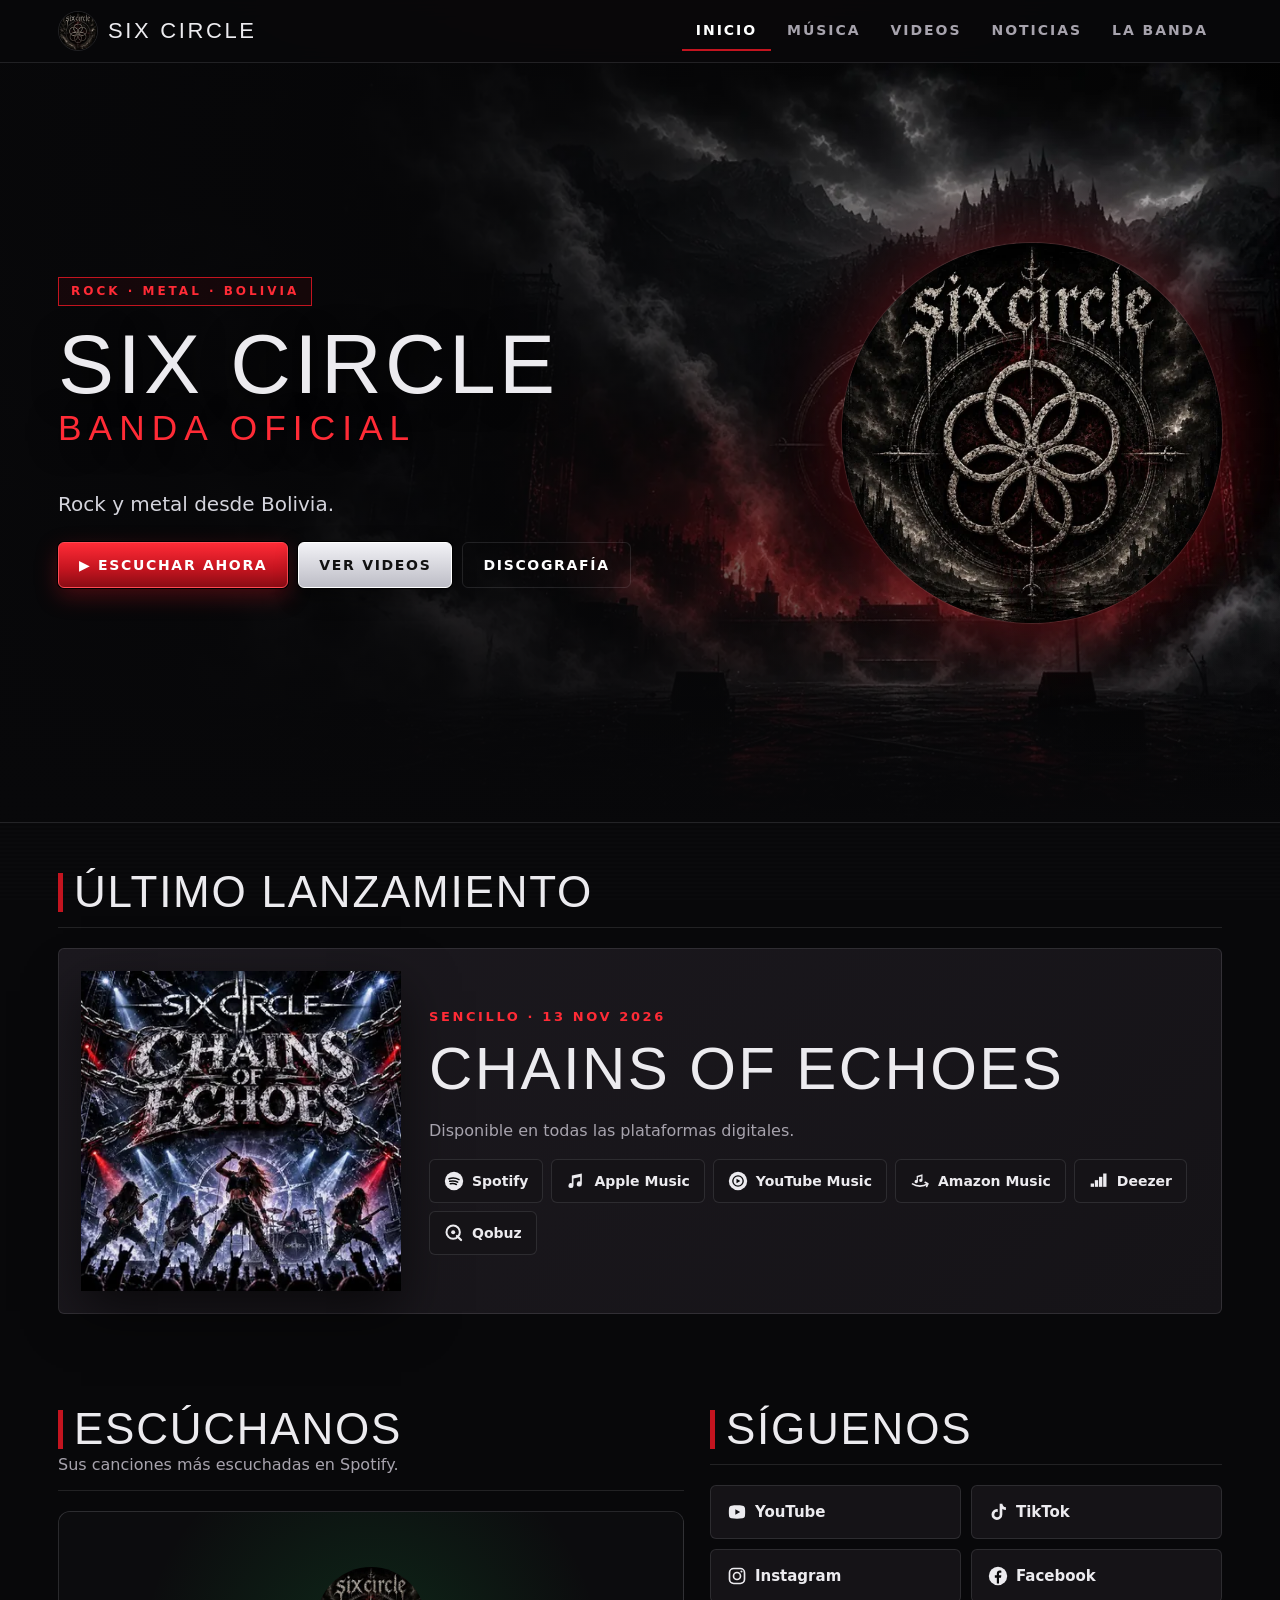
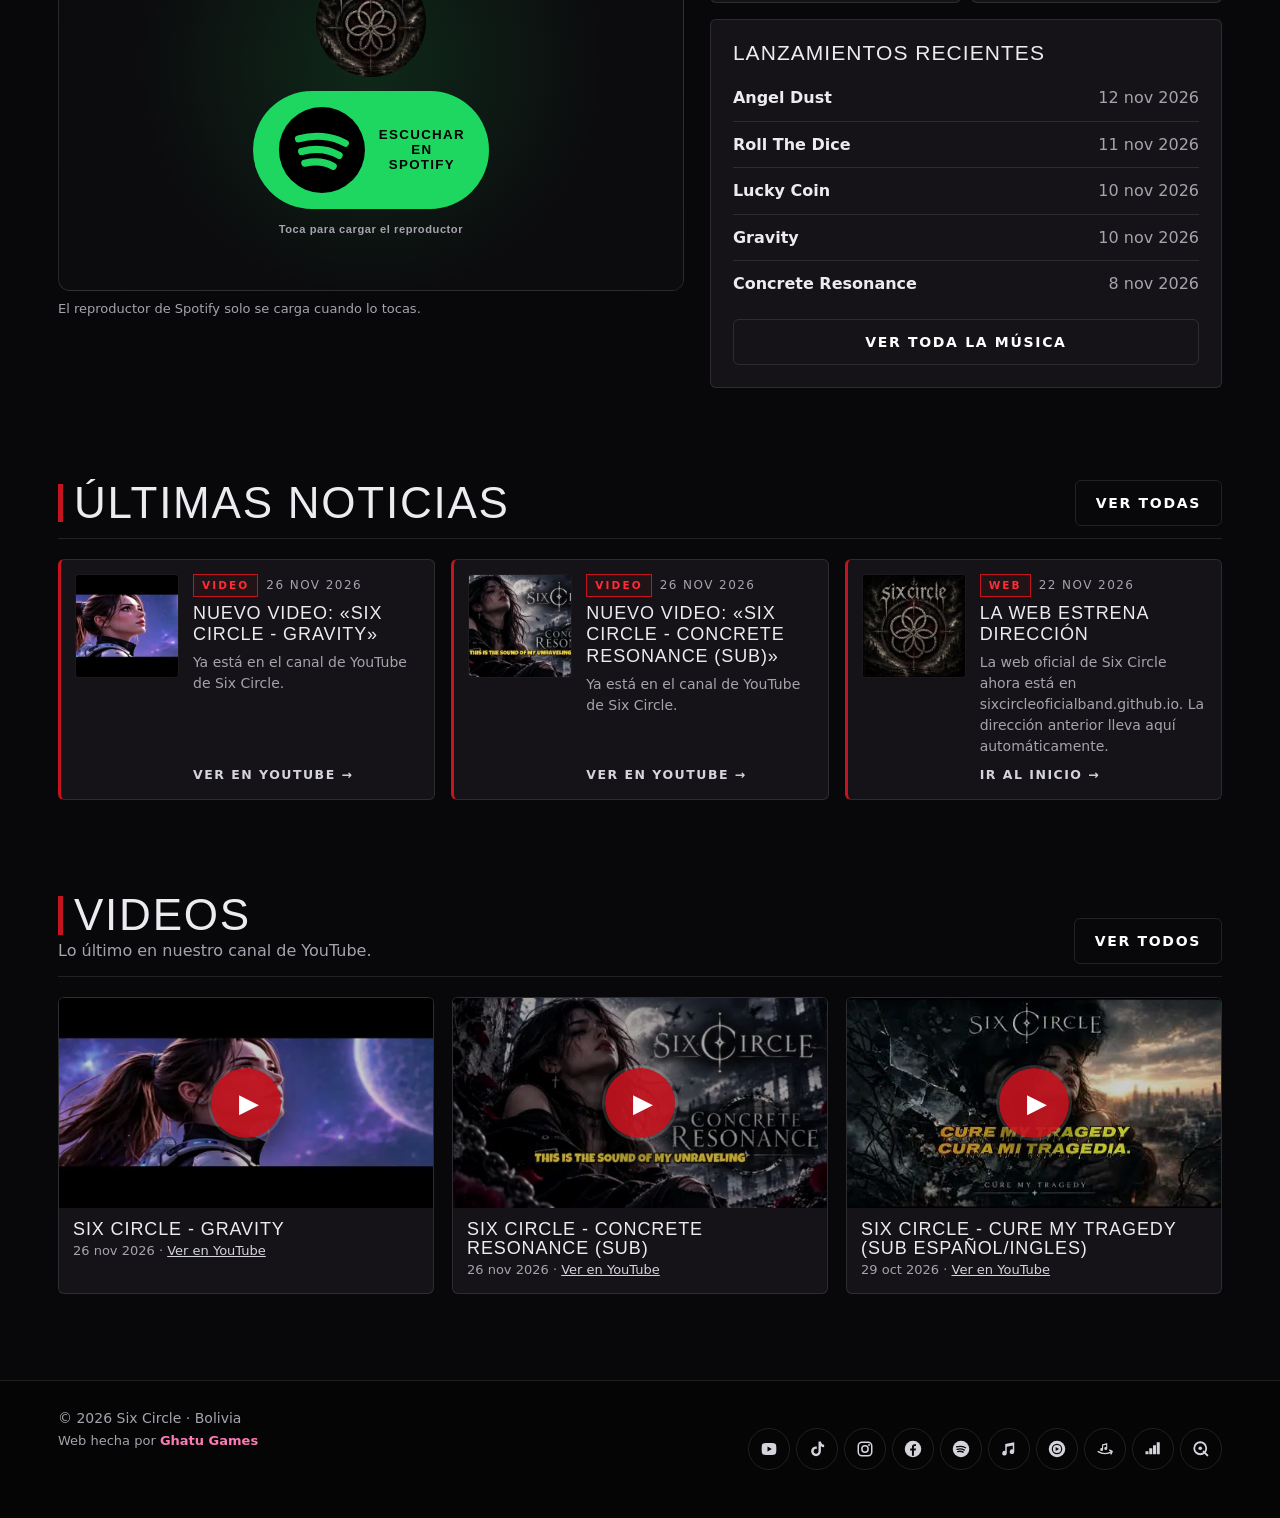
<file: index.html>
<!DOCTYPE html>
<html lang="es">
<head>
<meta charset="utf-8">
<meta name="viewport" content="width=device-width, initial-scale=1, viewport-fit=cover">
<title>Six Circle · Banda de rock y metal de Bolivia</title>
<meta name="description" content="Six Circle: banda de rock y metal de Bolivia. Escucha sus lanzamientos en Spotify, Apple Music, YouTube Music y más.">
<meta name="theme-color" content="#08080a">
<meta property="og:title" content="Six Circle · Banda de rock y metal de Bolivia">
<meta property="og:description" content="Six Circle: banda de rock y metal de Bolivia. Escucha sus lanzamientos en Spotify, Apple Music, YouTube Music y más.">
<meta property="og:type" content="website">
<meta property="og:image" content="https://sixcircleoficialband.github.io/assets/img/og-sixcircle.jpg">
<meta property="og:url" content="https://sixcircleoficialband.github.io/">
<link rel="canonical" href="https://sixcircleoficialband.github.io/">
<link rel="icon" href="assets/img/favicon-32.png" type="image/png">
<link rel="apple-touch-icon" href="assets/img/apple-touch-icon.png">
<link rel="stylesheet" href="assets/css/estilo.css">
</head>
<body data-pagina="index">
<a class="saltar" href="#contenido">Saltar al contenido</a>
<header id="cabecera"></header>
<main id="contenido" tabindex="-1">
<noscript><p style="padding:30px;text-align:center">Esta página necesita JavaScript activado.</p></noscript>
</main>
<footer id="pie"></footer>
<script src="data/banda.js"></script>
<script src="data/noticias.js"></script>
<script src="assets/js/sitio.js"></script>
</body>
</html>
</file>
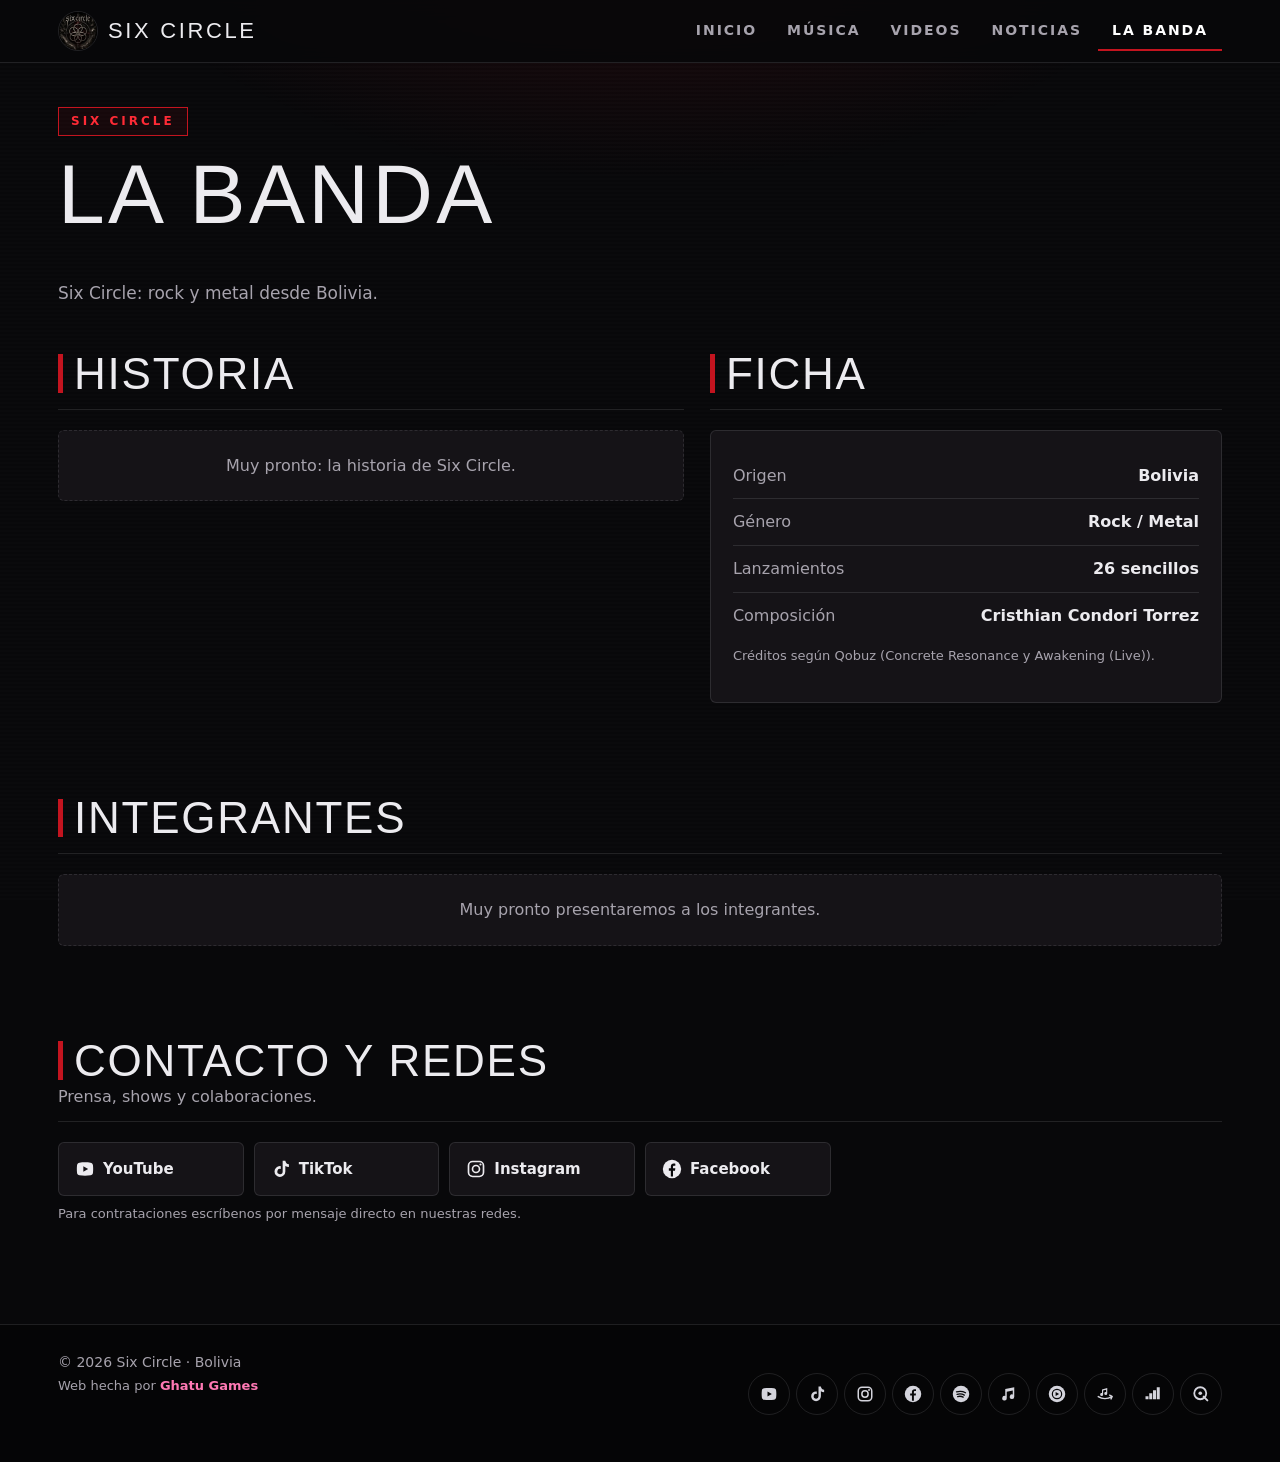
<file: banda.html>
<!DOCTYPE html>
<html lang="es">
<head>
<meta charset="utf-8">
<meta name="viewport" content="width=device-width, initial-scale=1, viewport-fit=cover">
<title>La banda · Six Circle</title>
<meta name="description" content="Historia, integrantes, créditos y contacto de Six Circle.">
<meta name="theme-color" content="#08080a">
<meta property="og:title" content="La banda · Six Circle">
<meta property="og:description" content="Historia, integrantes, créditos y contacto de Six Circle.">
<meta property="og:type" content="website">
<meta property="og:image" content="https://sixcircleoficialband.github.io/assets/img/og-sixcircle.jpg">
<meta property="og:url" content="https://sixcircleoficialband.github.io/banda.html">
<link rel="canonical" href="https://sixcircleoficialband.github.io/banda.html">
<link rel="icon" href="assets/img/favicon-32.png" type="image/png">
<link rel="apple-touch-icon" href="assets/img/apple-touch-icon.png">
<link rel="stylesheet" href="assets/css/estilo.css">
</head>
<body data-pagina="banda">
<a class="saltar" href="#contenido">Saltar al contenido</a>
<header id="cabecera"></header>
<main id="contenido" tabindex="-1">
<noscript><p style="padding:30px;text-align:center">Esta página necesita JavaScript activado.</p></noscript>
</main>
<footer id="pie"></footer>
<script src="data/banda.js"></script>
<script src="data/noticias.js"></script>
<script src="assets/js/sitio.js"></script>
</body>
</html>
</file>
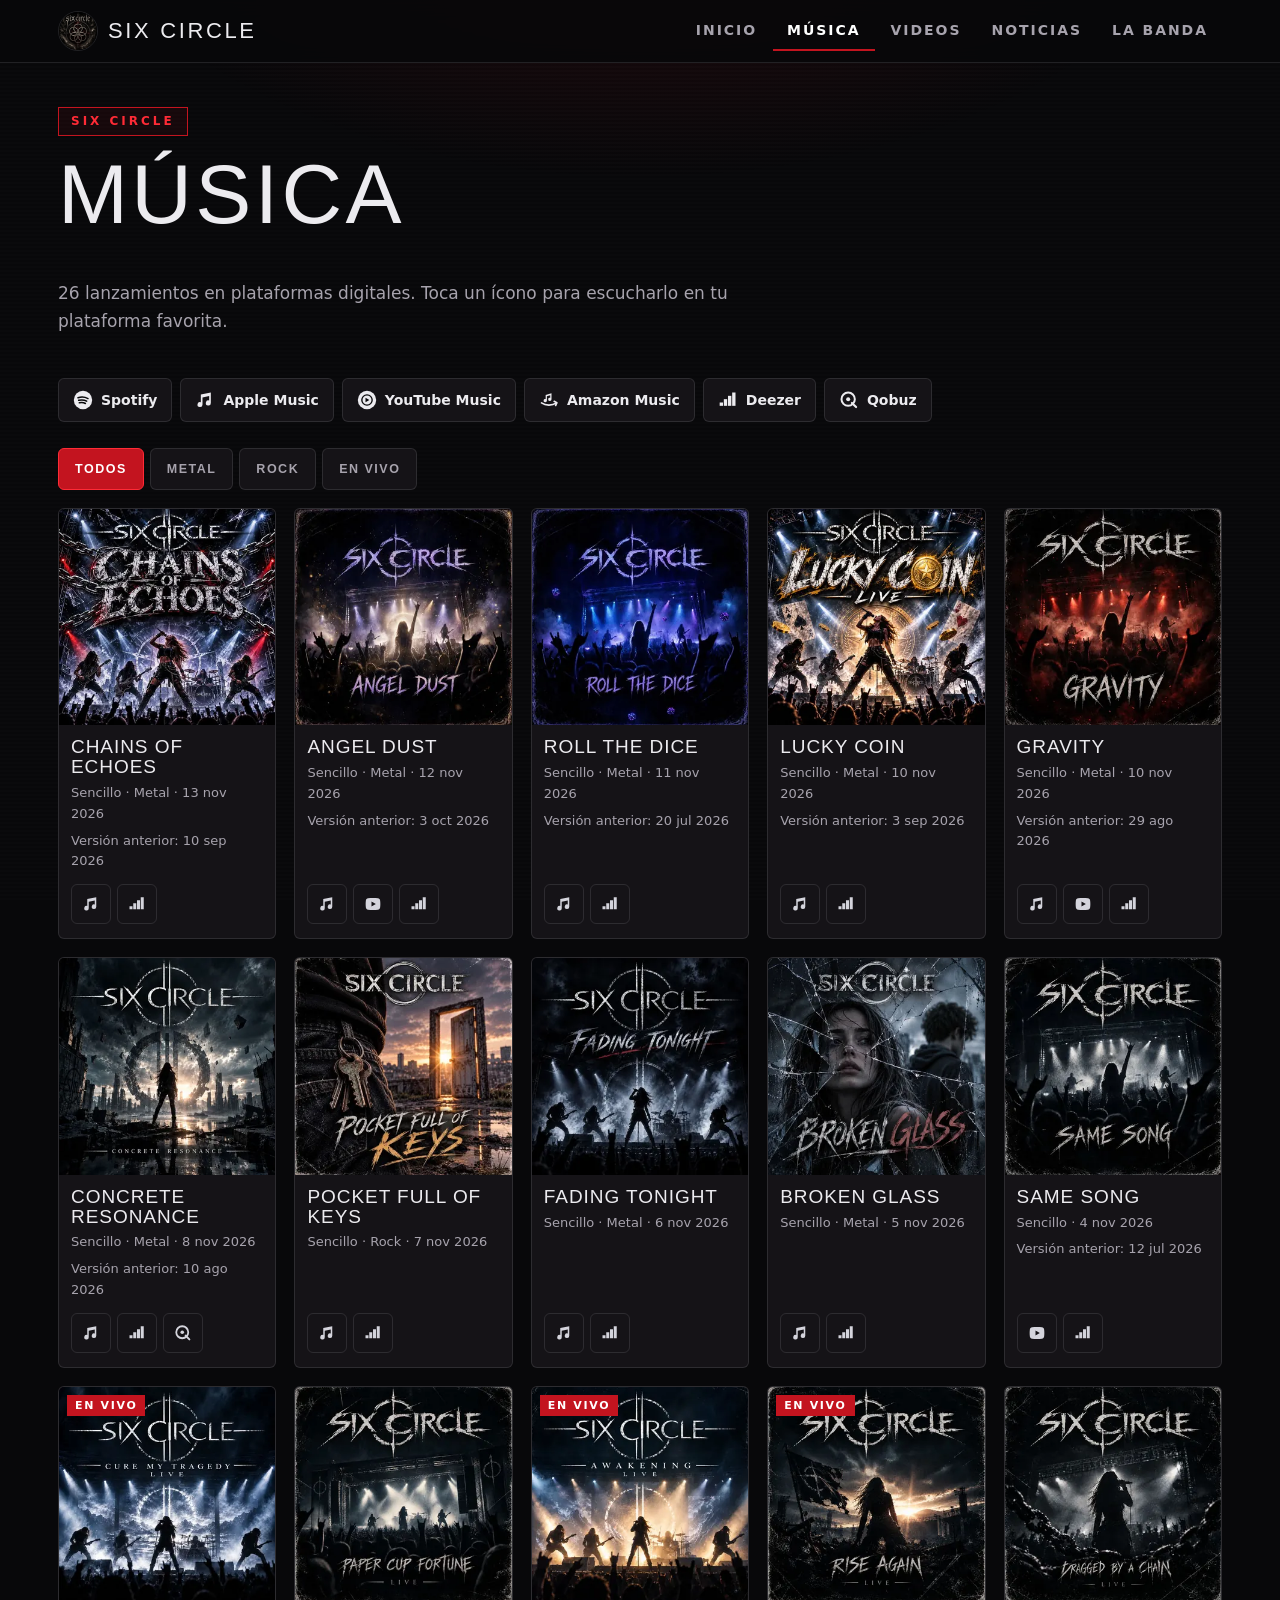
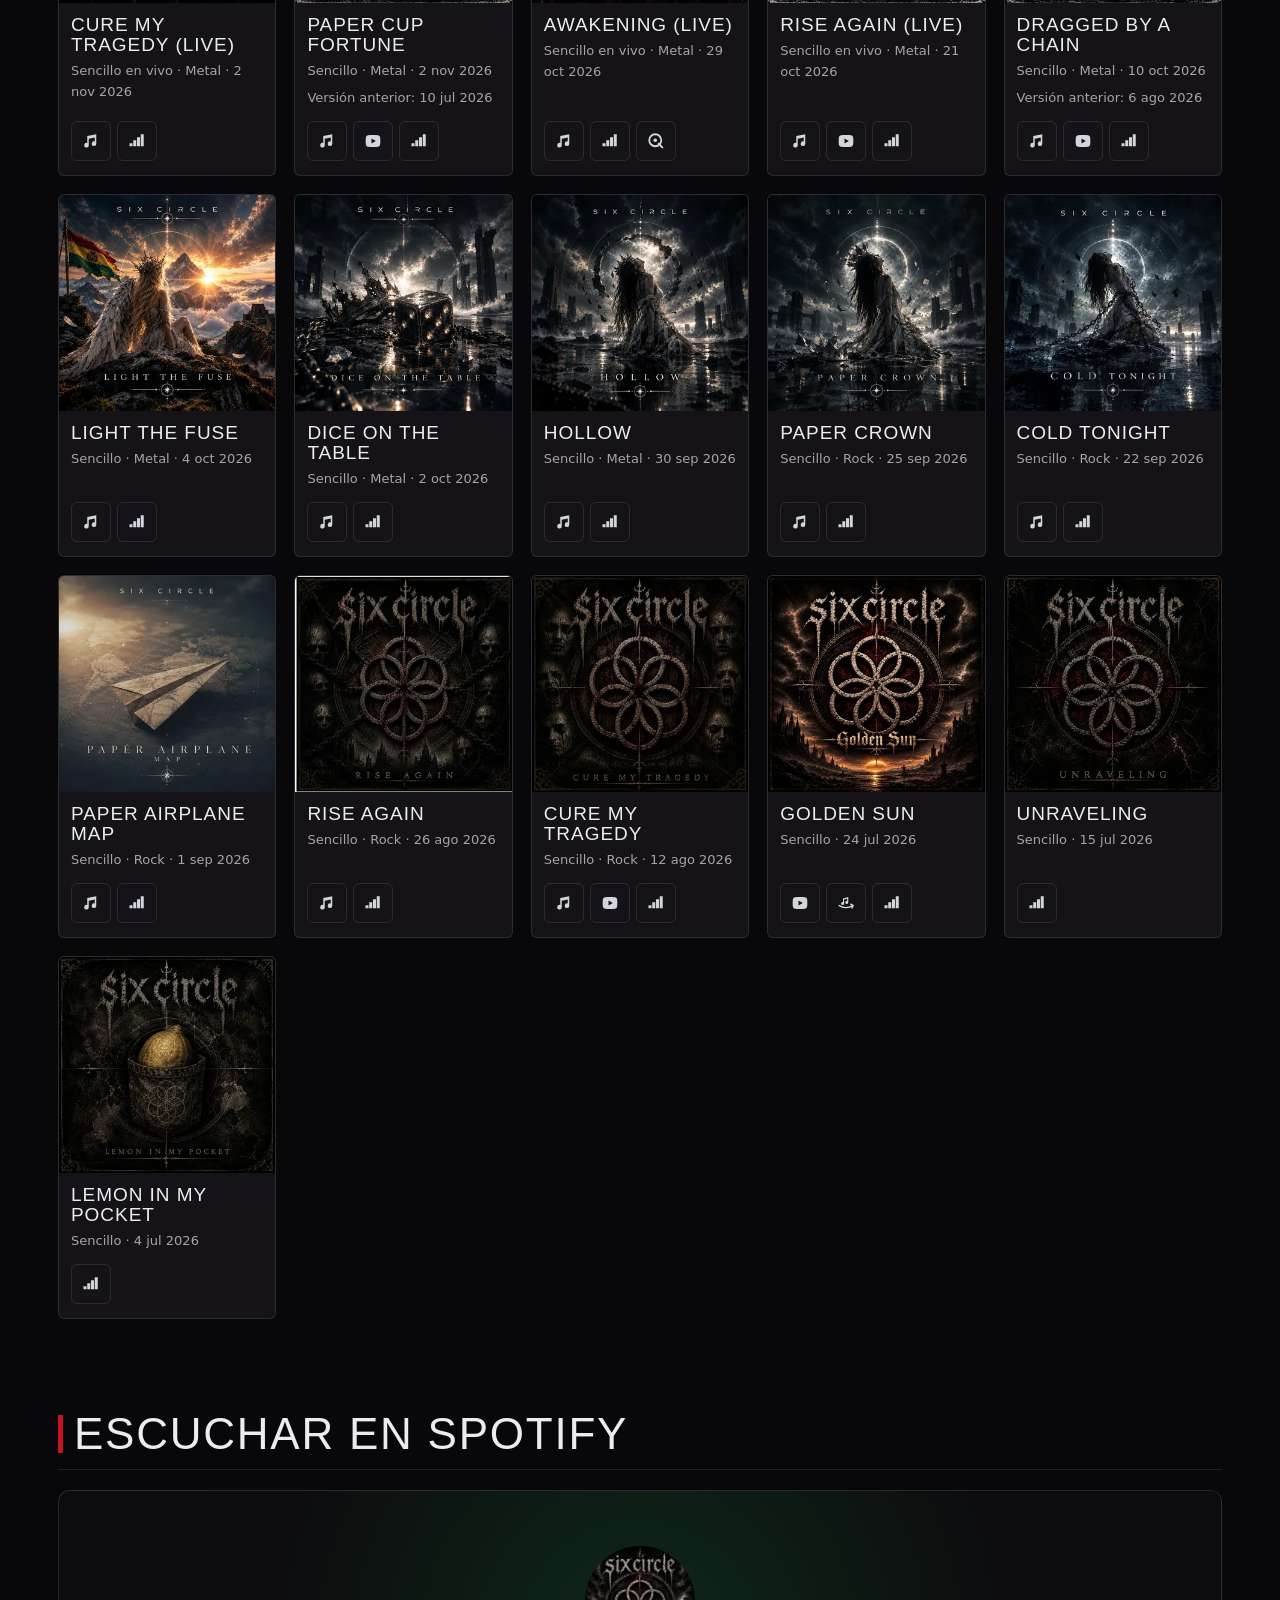
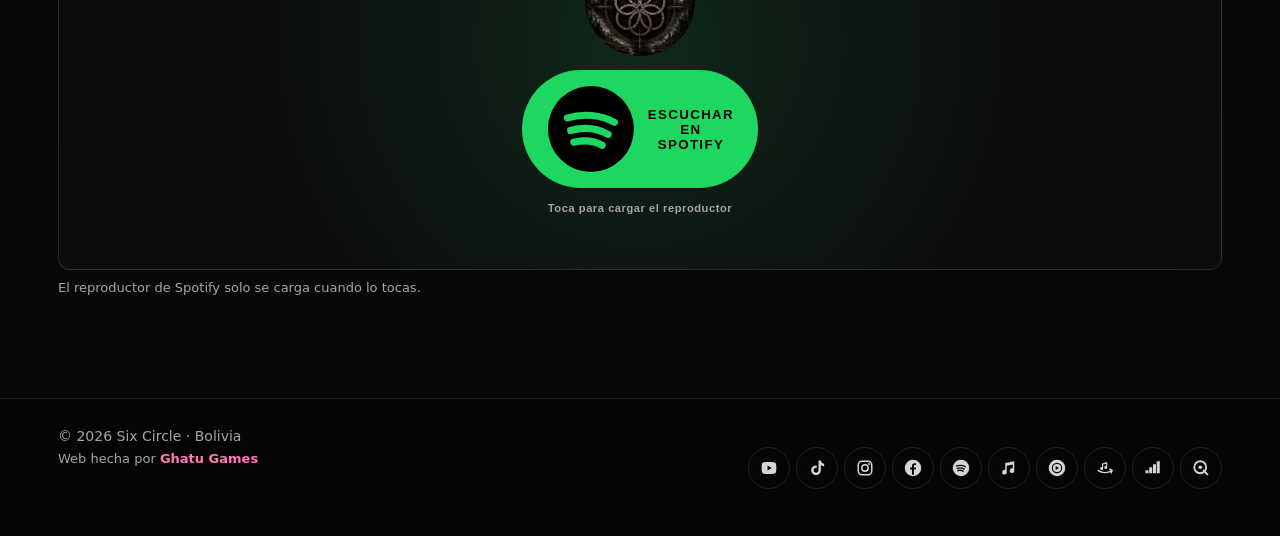
<file: musica.html>
<!DOCTYPE html>
<html lang="es">
<head>
<meta charset="utf-8">
<meta name="viewport" content="width=device-width, initial-scale=1, viewport-fit=cover">
<title>Música · Six Circle</title>
<meta name="description" content="Discografía de Six Circle: todos los sencillos y enlaces a plataformas.">
<meta name="theme-color" content="#08080a">
<meta property="og:title" content="Música · Six Circle">
<meta property="og:description" content="Discografía de Six Circle: todos los sencillos y enlaces a plataformas.">
<meta property="og:type" content="website">
<meta property="og:image" content="https://sixcircleoficialband.github.io/assets/img/og-sixcircle.jpg">
<meta property="og:url" content="https://sixcircleoficialband.github.io/musica.html">
<link rel="canonical" href="https://sixcircleoficialband.github.io/musica.html">
<link rel="icon" href="assets/img/favicon-32.png" type="image/png">
<link rel="apple-touch-icon" href="assets/img/apple-touch-icon.png">
<link rel="stylesheet" href="assets/css/estilo.css">
</head>
<body data-pagina="musica">
<a class="saltar" href="#contenido">Saltar al contenido</a>
<header id="cabecera"></header>
<main id="contenido" tabindex="-1">
<noscript><p style="padding:30px;text-align:center">Esta página necesita JavaScript activado.</p></noscript>
</main>
<footer id="pie"></footer>
<script src="data/banda.js"></script>
<script src="data/noticias.js"></script>
<script src="assets/js/sitio.js"></script>
</body>
</html>
</file>
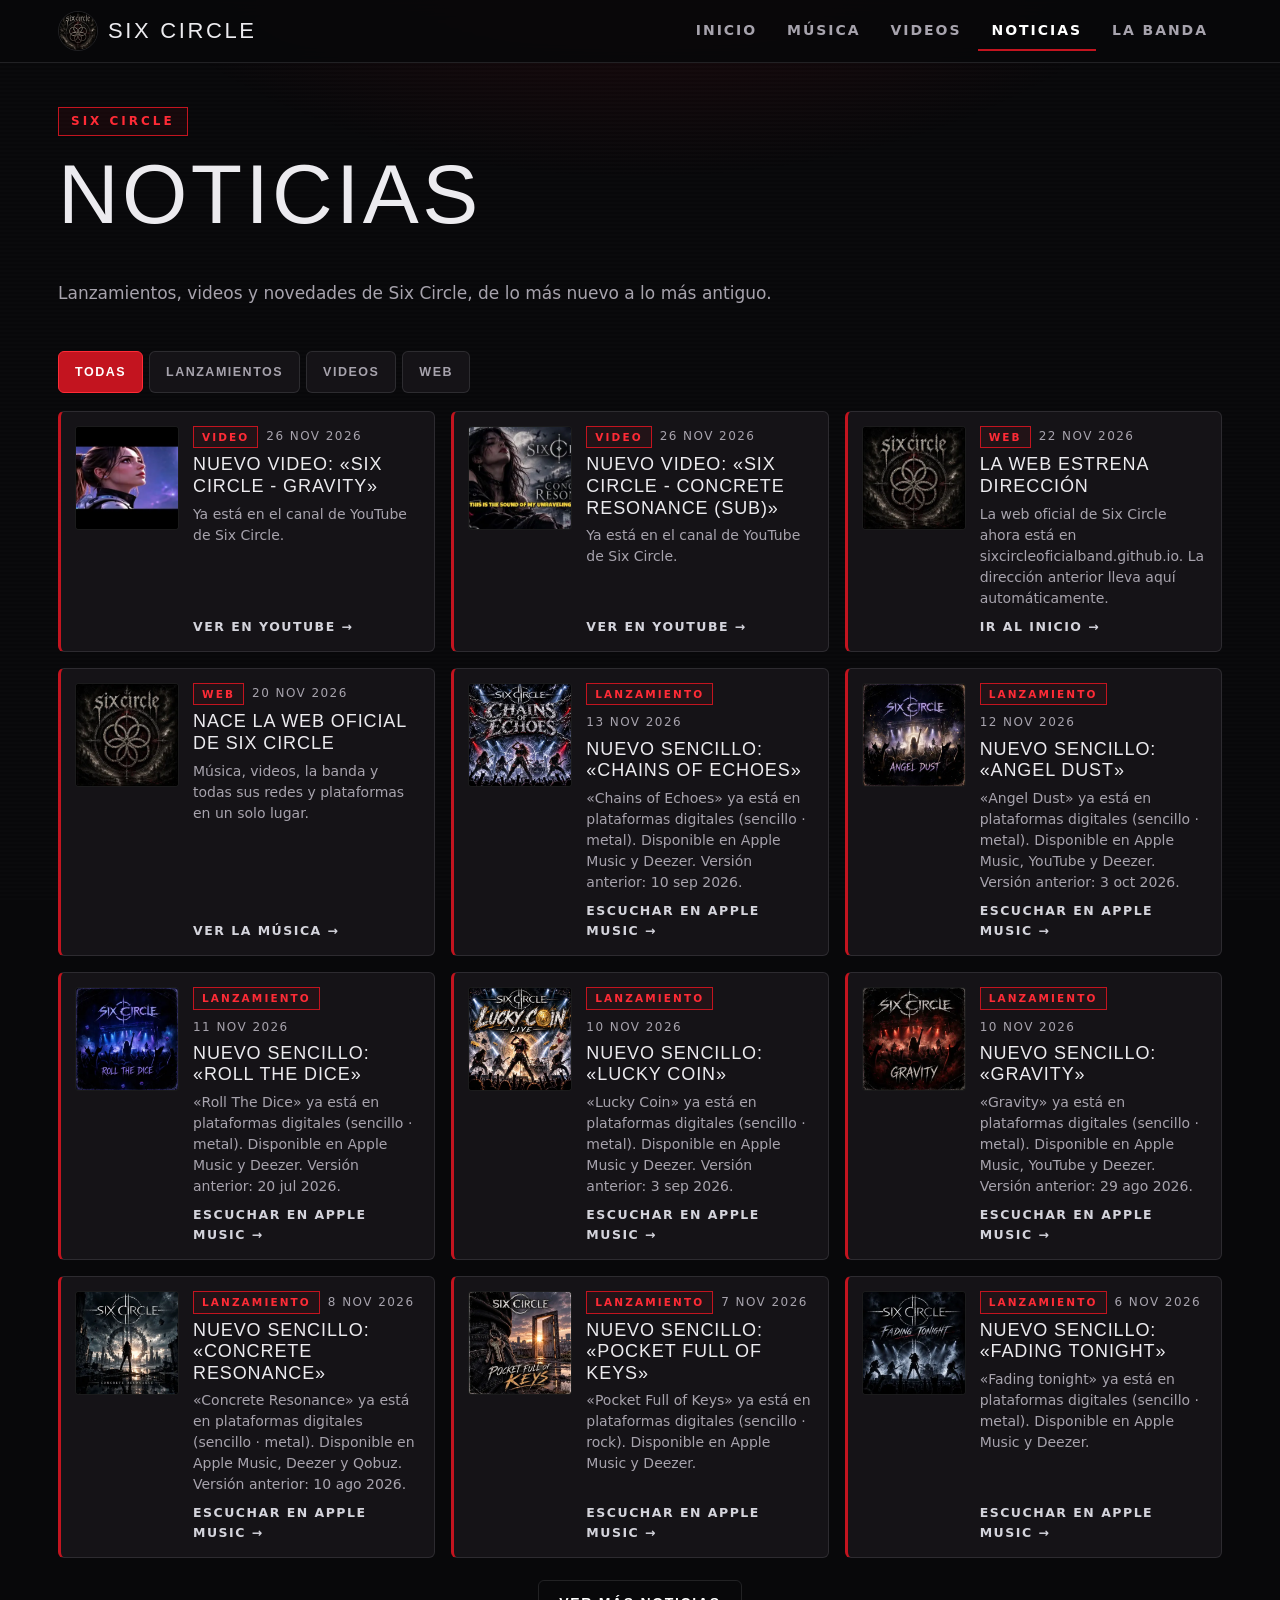
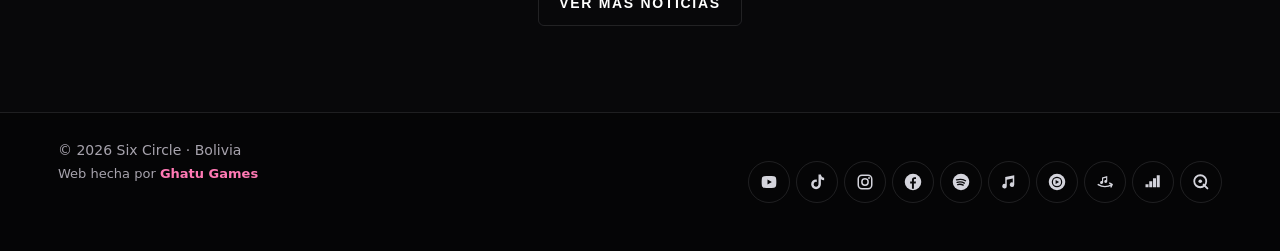
<file: noticias.html>
<!DOCTYPE html>
<html lang="es">
<head>
<meta charset="utf-8">
<meta name="viewport" content="width=device-width, initial-scale=1, viewport-fit=cover">
<title>Noticias · Six Circle</title>
<meta name="description" content="Noticias de Six Circle: nuevos lanzamientos, videos y novedades de la banda.">
<meta name="theme-color" content="#08080a">
<meta property="og:title" content="Noticias · Six Circle">
<meta property="og:description" content="Noticias de Six Circle: nuevos lanzamientos, videos y novedades de la banda.">
<meta property="og:type" content="website">
<meta property="og:image" content="https://sixcircleoficialband.github.io/assets/img/og-sixcircle.jpg">
<meta property="og:url" content="https://sixcircleoficialband.github.io/noticias.html">
<link rel="canonical" href="https://sixcircleoficialband.github.io/noticias.html">
<link rel="icon" href="assets/img/favicon-32.png" type="image/png">
<link rel="apple-touch-icon" href="assets/img/apple-touch-icon.png">
<link rel="stylesheet" href="assets/css/estilo.css">
</head>
<body data-pagina="noticias">
<a class="saltar" href="#contenido">Saltar al contenido</a>
<header id="cabecera"></header>
<main id="contenido" tabindex="-1">
<noscript><p style="padding:30px;text-align:center">Esta página necesita JavaScript activado.</p></noscript>
</main>
<footer id="pie"></footer>
<script src="data/banda.js"></script>
<script src="data/noticias.js"></script>
<script src="assets/js/sitio.js"></script>
</body>
</html>
</file>
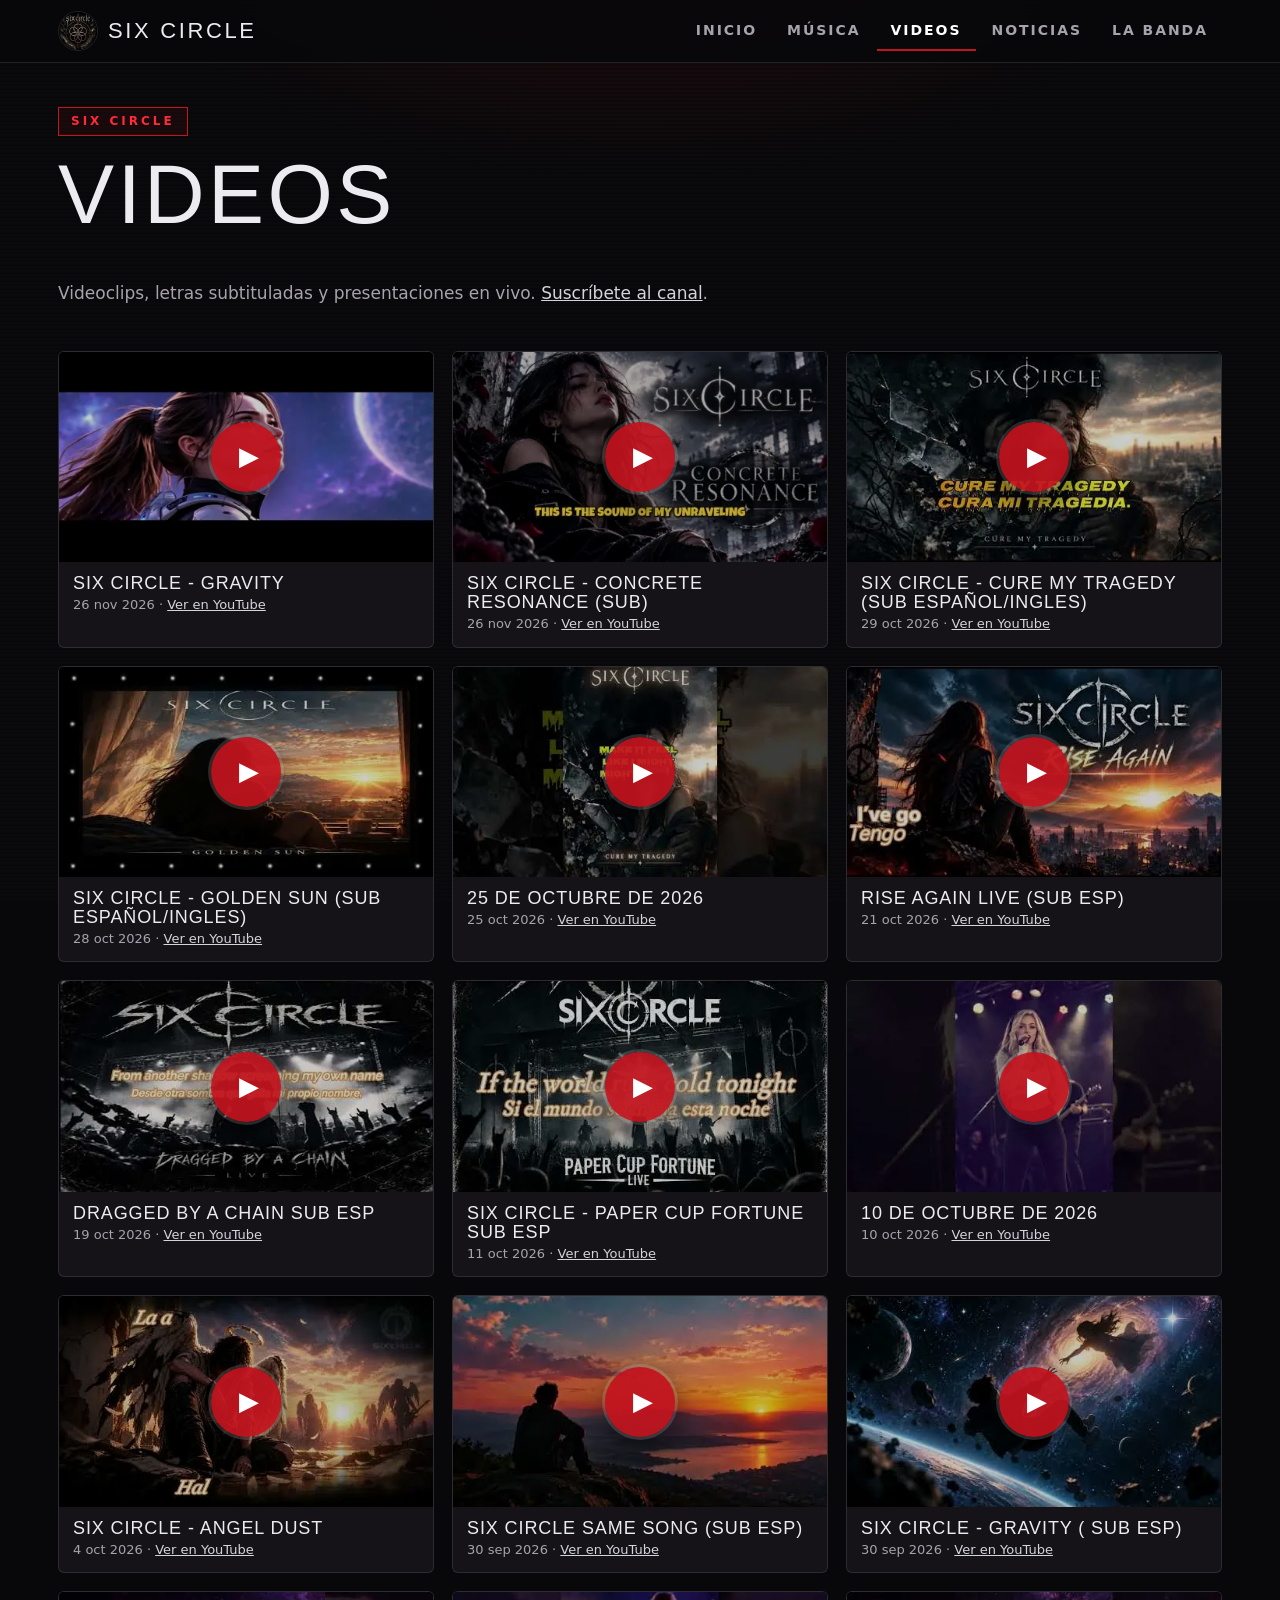
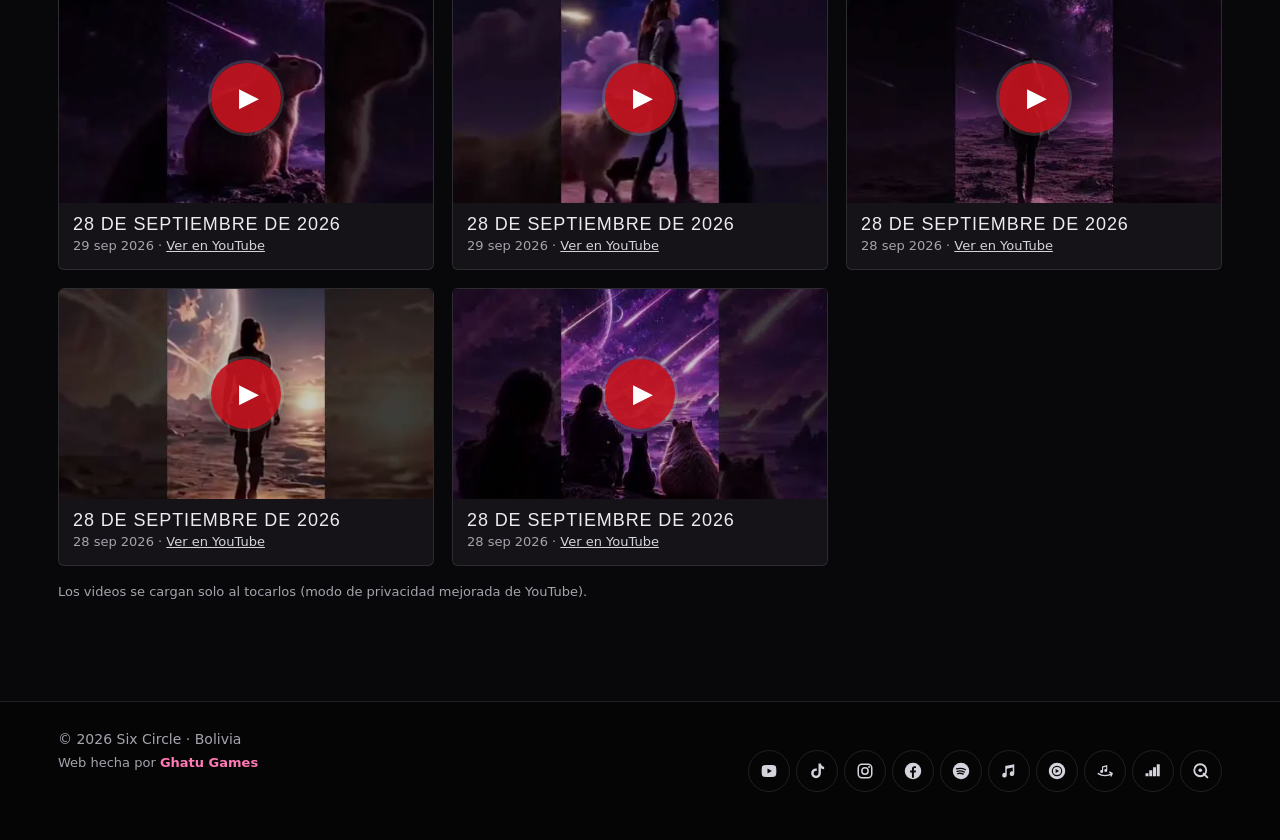
<file: videos.html>
<!DOCTYPE html>
<html lang="es">
<head>
<meta charset="utf-8">
<meta name="viewport" content="width=device-width, initial-scale=1, viewport-fit=cover">
<title>Videos · Six Circle</title>
<meta name="description" content="Videoclips y presentaciones en vivo de Six Circle.">
<meta name="theme-color" content="#08080a">
<meta property="og:title" content="Videos · Six Circle">
<meta property="og:description" content="Videoclips y presentaciones en vivo de Six Circle.">
<meta property="og:type" content="website">
<meta property="og:image" content="https://sixcircleoficialband.github.io/assets/img/og-sixcircle.jpg">
<meta property="og:url" content="https://sixcircleoficialband.github.io/videos.html">
<link rel="canonical" href="https://sixcircleoficialband.github.io/videos.html">
<link rel="icon" href="assets/img/favicon-32.png" type="image/png">
<link rel="apple-touch-icon" href="assets/img/apple-touch-icon.png">
<link rel="stylesheet" href="assets/css/estilo.css">
</head>
<body data-pagina="videos">
<a class="saltar" href="#contenido">Saltar al contenido</a>
<header id="cabecera"></header>
<main id="contenido" tabindex="-1">
<noscript><p style="padding:30px;text-align:center">Esta página necesita JavaScript activado.</p></noscript>
</main>
<footer id="pie"></footer>
<script src="data/banda.js"></script>
<script src="data/noticias.js"></script>
<script src="assets/js/sitio.js"></script>
</body>
</html>
</file>
<file: assets/css/estilo.css>
/* Six Circle — estética rock/metal: negro, rojo sangre y plata */
:root{--negro:#08080a;--fondo:#0e0d10;--panel:#151317;--panel2:#1c191f;--linea:rgba(220,220,230,.12);--texto:#ecebef;--suave:#a7a3ad;--plata:#d4d4dc;--rojo:#c3141f;--rojo2:#ff2b36;--max:1200px;--radio:6px}
*{box-sizing:border-box}
html{scroll-behavior:smooth;-webkit-text-size-adjust:100%}
body{margin:0;min-height:100vh;display:flex;flex-direction:column;background:var(--negro);color:var(--texto);font:16px/1.6 system-ui,-apple-system,"Segoe UI",Roboto,Arial,sans-serif;overflow-x:hidden}
body:before{content:"";position:fixed;inset:0;z-index:-1;pointer-events:none;background:radial-gradient(1000px 600px at 50% -20%,rgba(195,20,31,.18),transparent 60%),repeating-linear-gradient(0deg,rgba(255,255,255,.012) 0 2px,transparent 2px 4px)}
a{color:var(--plata)}a:hover{color:var(--rojo2)}
img{max-width:100%;height:auto;display:block}
h1,h2,h3{margin:0 0 .5em;line-height:1.05;font-family:Impact,"Haettenschweiler","Arial Narrow Bold","Oswald","Franklin Gothic Medium",sans-serif;font-weight:400;text-transform:uppercase;letter-spacing:.04em}
h1{font-size:clamp(38px,8vw,84px)}h2{font-size:clamp(28px,4.5vw,44px)}h3{font-size:21px;letter-spacing:.05em}
p{margin:0 0 1em}
.saltar{position:absolute;left:-999px;top:8px;z-index:100;background:var(--rojo);color:#fff;padding:8px 14px}.saltar:focus{left:8px}
:focus-visible{outline:2px solid var(--rojo2);outline-offset:3px}
.envoltura{width:100%;max-width:var(--max);margin:0 auto;padding:0 18px}
main{flex:1;outline:none}
/* cabecera */
#cabecera{position:sticky;top:0;z-index:20;background:rgba(8,8,10,.86);backdrop-filter:blur(10px);-webkit-backdrop-filter:blur(10px);border-bottom:1px solid var(--linea)}
.barra{display:flex;align-items:center;gap:14px;height:62px}
.marca{display:flex;align-items:center;gap:10px;text-decoration:none;color:var(--texto);font:400 22px Impact,"Arial Narrow Bold",sans-serif;letter-spacing:.12em;text-transform:uppercase;white-space:nowrap}
.marca img{width:40px;height:40px;border-radius:50%;border:1px solid var(--linea)}
.menu{margin-left:auto;display:flex;gap:2px}
.menu a{padding:8px 14px;text-decoration:none;color:var(--suave);font-weight:700;font-size:14px;letter-spacing:.14em;text-transform:uppercase;border-bottom:2px solid transparent}
.menu a:hover{color:var(--texto)}.menu a.activo{color:#fff;border-bottom-color:var(--rojo)}
.boton-menu{display:none;margin-left:auto;width:44px;height:44px;border:1px solid var(--linea);background:var(--panel);color:var(--texto);font-size:22px;cursor:pointer;border-radius:var(--radio)}
@media (max-width:960px) and (min-width:761px){.menu a{padding:8px 9px;letter-spacing:.1em;font-size:13px}}
@media (max-width:760px){.boton-menu{display:grid;place-items:center}.menu{position:absolute;left:0;right:0;top:62px;flex-direction:column;padding:8px 14px 16px;background:rgba(8,8,10,.98);border-bottom:1px solid var(--linea);display:none}.menu.abierto{display:flex}.menu a{padding:13px 8px;font-size:16px}}
/* noticias */
.noticias{display:grid;grid-template-columns:repeat(auto-fill,minmax(min(100%,340px),1fr));gap:16px}
.noticia{display:flex;gap:14px;min-width:0;padding:14px;background:var(--panel);border:1px solid var(--linea);border-left:3px solid var(--rojo);border-radius:var(--radio)}
.noticia .foto{flex:0 0 104px;width:104px;height:104px;overflow:hidden;border-radius:4px;background:#000;border:1px solid var(--linea)}
.noticia .foto img{width:100%;height:100%;object-fit:cover;display:block}
.noticia .info{min-width:0;display:flex;flex-direction:column;gap:6px}
.noticia .meta{display:flex;flex-wrap:wrap;align-items:center;gap:8px;color:var(--suave);font-size:12px;letter-spacing:.12em;text-transform:uppercase}
.noticia .tipo-n{padding:2px 8px;border:1px solid var(--rojo);color:var(--rojo2);font-weight:800;font-size:10.5px;letter-spacing:.2em;background:rgba(195,20,31,.08)}
.noticia h3{margin:0;font-size:18px;line-height:1.2;overflow-wrap:anywhere}
.noticia p{margin:0;color:var(--suave);font-size:14px;line-height:1.5;overflow-wrap:anywhere}
.noticia .leer{margin-top:auto;padding-top:2px;font-weight:800;font-size:12.5px;letter-spacing:.12em;text-transform:uppercase;text-decoration:none;color:var(--plata)}.noticia .leer:hover{color:var(--rojo2)}
@media (max-width:480px){.noticia{gap:12px;padding:12px}.noticia .foto{flex-basis:76px;width:76px;height:76px}.noticia h3{font-size:16.5px}}
/* botones */
.btn{display:inline-flex;align-items:center;justify-content:center;gap:8px;min-height:46px;padding:10px 20px;font-weight:800;font-size:14px;letter-spacing:.12em;text-transform:uppercase;text-decoration:none;color:#fff;background:linear-gradient(180deg,var(--rojo2),var(--rojo) 60%,#8a0c14);border:1px solid #ff4a54;border-radius:var(--radio);box-shadow:0 0 0 1px #000,0 8px 22px rgba(195,20,31,.35);cursor:pointer;transition:transform .12s,box-shadow .12s}
.btn:hover{color:#fff;transform:translateY(-2px);box-shadow:0 0 0 1px #000,0 12px 28px rgba(255,43,54,.45)}
.btn.plata{color:#111;background:linear-gradient(180deg,#f2f2f6,#bdbdc6);border-color:#fff;box-shadow:0 0 0 1px #000,0 8px 22px rgba(0,0,0,.4)}.btn.plata:hover{color:#000}
.btn.borde{background:transparent;border-color:var(--linea);box-shadow:none}.btn.borde:hover{border-color:var(--rojo2)}
/* héroe */
.heroe{position:relative;min-height:min(88vh,760px);display:flex;align-items:center;overflow:hidden;border-bottom:1px solid var(--linea)}
.heroe .fondo{position:absolute;inset:0;background:url(../img/fondo-escenario.webp) 70% center/cover no-repeat}
.heroe .fondo:after{content:"";position:absolute;inset:0;background:linear-gradient(90deg,rgba(8,8,10,.95) 0%,rgba(8,8,10,.7) 45%,rgba(8,8,10,.15) 100%),linear-gradient(0deg,var(--negro) 0%,transparent 35%)}
.heroe .envoltura{position:relative;display:grid;grid-template-columns:minmax(0,1fr) minmax(0,.8fr);gap:30px;align-items:center;padding-top:40px;padding-bottom:60px}
.heroe .logo{width:min(380px,100%);height:auto;aspect-ratio:1;object-fit:cover;justify-self:end;border-radius:50%;box-shadow:0 0 0 1px rgba(255,255,255,.1),0 0 80px rgba(195,20,31,.45);animation:latido 6s ease-in-out infinite}
@keyframes latido{0%,100%{box-shadow:0 0 0 1px rgba(255,255,255,.1),0 0 60px rgba(195,20,31,.35)}50%{box-shadow:0 0 0 1px rgba(255,255,255,.14),0 0 110px rgba(255,43,54,.55)}}
@media (prefers-reduced-motion:reduce){.heroe .logo{animation:none}html{scroll-behavior:auto}}
.etiqueta{display:inline-block;padding:4px 12px;border:1px solid var(--rojo);color:var(--rojo2);font-weight:800;font-size:12px;letter-spacing:.25em;text-transform:uppercase;margin-bottom:14px;background:rgba(195,20,31,.08)}
.heroe h1{text-shadow:0 4px 30px rgba(0,0,0,.8)}.heroe h1 span{display:block;color:var(--rojo2);font-size:.42em;letter-spacing:.2em}
.heroe .lead{font-size:clamp(17px,2.2vw,20px);color:var(--plata);max-width:520px}
.acciones{display:flex;flex-wrap:wrap;gap:10px;margin-top:22px}
@media (max-width:760px){.heroe{min-height:0}.heroe .fondo{background-image:url(../img/fondo-escenario-movil.webp);background-position:center top}.heroe .fondo:after{background:linear-gradient(0deg,var(--negro) 8%,rgba(8,8,10,.72) 55%,rgba(8,8,10,.45) 100%)}.heroe .envoltura{grid-template-columns:1fr;text-align:center;padding-top:26px;padding-bottom:36px}.heroe .logo{width:min(230px,62vw);justify-self:center;order:-1}.heroe .lead{margin:0 auto}.acciones{justify-content:center}}
/* secciones */
.seccion{padding:46px 0}
.titulo-seccion{display:flex;align-items:end;justify-content:space-between;gap:12px;flex-wrap:wrap;margin-bottom:20px;border-bottom:1px solid var(--linea);padding-bottom:12px}
.titulo-seccion h2{margin:0;position:relative;padding-left:16px}.titulo-seccion h2:before{content:"";position:absolute;left:0;top:8%;bottom:8%;width:5px;background:var(--rojo)}
.titulo-seccion p{margin:0;color:var(--suave)}
.cabeza-pagina{padding:44px 0 6px}.cabeza-pagina p{color:var(--suave);max-width:720px;font-size:17px}
/* último lanzamiento */
.destacado{display:grid;grid-template-columns:minmax(0,320px) minmax(0,1fr);gap:28px;align-items:center;background:linear-gradient(135deg,var(--panel2),var(--panel));border:1px solid var(--linea);padding:22px;border-radius:var(--radio)}
.destacado img{width:100%;aspect-ratio:1;object-fit:cover;box-shadow:0 20px 50px rgba(0,0,0,.6)}
.destacado .fecha{color:var(--rojo2);font-weight:800;letter-spacing:.2em;text-transform:uppercase;font-size:13px}
@media (max-width:700px){.destacado{grid-template-columns:1fr;text-align:center}.destacado img{max-width:260px;margin:0 auto}.destacado .plataformas{justify-content:center}}
/* plataformas */
.plataformas{display:flex;flex-wrap:wrap;gap:8px}
.plat{display:inline-flex;align-items:center;gap:8px;min-height:44px;padding:8px 14px;border:1px solid var(--linea);background:var(--panel);color:var(--texto);text-decoration:none;font-weight:700;font-size:14px;border-radius:var(--radio);transition:border-color .12s,transform .12s}
.plat:hover{border-color:var(--rojo2);color:#fff;transform:translateY(-2px)}
.plat svg{width:20px;height:20px;flex:none;fill:currentColor}
.rejilla-plat{display:grid;grid-template-columns:repeat(auto-fill,minmax(170px,1fr));gap:10px}
.rejilla-plat .plat{justify-content:flex-start;padding:14px 16px;font-size:15px}
/* lanzamientos */
.filtros{display:flex;gap:6px;flex-wrap:wrap;margin-bottom:18px}
.filtros button{min-height:42px;padding:6px 16px;border:1px solid var(--linea);background:var(--panel);color:var(--suave);font-weight:800;letter-spacing:.12em;text-transform:uppercase;font-size:12.5px;cursor:pointer;border-radius:var(--radio)}
.filtros button.activo{background:var(--rojo);border-color:var(--rojo2);color:#fff}
.discos{display:grid;grid-template-columns:repeat(auto-fill,minmax(200px,1fr));gap:18px}
.disco{background:var(--panel);border:1px solid var(--linea);border-radius:var(--radio);overflow:hidden;display:flex;flex-direction:column;transition:transform .15s,border-color .15s}
.disco:hover{transform:translateY(-4px);border-color:rgba(255,43,54,.5)}
.disco .tapa{position:relative;aspect-ratio:1;background:#000}.disco .tapa img{width:100%;height:100%;object-fit:cover}
.disco .vivo{position:absolute;top:8px;left:8px;background:var(--rojo);color:#fff;font-size:11px;font-weight:900;letter-spacing:.15em;padding:2px 8px;text-transform:uppercase}
.disco .info{padding:12px 12px 14px;display:flex;flex-direction:column;gap:6px;flex:1}
.disco h3{margin:0;font-size:19px}
.disco .meta{color:var(--suave);font-size:13px}
.disco .mini{display:flex;flex-wrap:wrap;gap:6px;margin-top:auto;padding-top:6px}
.disco .mini a{display:grid;place-items:center;width:40px;height:40px;border:1px solid var(--linea);border-radius:var(--radio);color:var(--plata)}
.disco .mini a:hover{border-color:var(--rojo2);color:#fff}.disco .mini svg{width:18px;height:18px;fill:currentColor}
@media (max-width:480px){.discos{grid-template-columns:repeat(2,minmax(0,1fr));gap:10px}.disco h3{font-size:16px}.disco .mini a{width:36px;height:36px}}
/* videos y spotify (se cargan al tocar) */
.videos{display:grid;grid-template-columns:repeat(auto-fill,minmax(300px,1fr));gap:18px}
.video{background:var(--panel);border:1px solid var(--linea);border-radius:var(--radio);overflow:hidden}
.video .marco{position:relative;aspect-ratio:16/9;background:#000}
.video .marco iframe,.cargar{position:absolute;inset:0;width:100%;height:100%;border:0}
.cargar{padding:0;cursor:pointer;background:#000;color:#fff}
.cargar img{width:100%;height:100%;object-fit:cover;opacity:.8;transition:opacity .15s,transform .3s}
.cargar:hover img{opacity:1;transform:scale(1.03)}
.cargar .play{position:absolute;left:50%;top:50%;transform:translate(-50%,-50%);width:70px;height:70px;border-radius:50%;background:rgba(195,20,31,.92);display:grid;place-items:center;font-size:26px;box-shadow:0 0 0 3px rgba(255,255,255,.15),0 10px 30px rgba(0,0,0,.6);padding-left:5px}
.video .info{padding:12px 14px}.video h3{margin:0 0 2px;font-size:18px}.video .meta{color:var(--suave);font-size:13px}
@media (max-width:480px){.videos{grid-template-columns:1fr}}
.spotify{position:relative;height:380px;border-radius:12px;overflow:hidden;border:1px solid var(--linea);background:linear-gradient(135deg,#1a1a1d,#0c0c0e)}
.spotify iframe{position:absolute;inset:0;width:100%;height:100%;border:0}
.spotify .cargar{display:flex;flex-direction:column;align-items:center;justify-content:center;gap:14px;background:radial-gradient(circle at 50% 40%,rgba(30,215,96,.14),transparent 60%),#0c0c0e;font-weight:800;letter-spacing:.1em;text-transform:uppercase}
.spotify .cargar img{position:static;width:110px;height:110px;border-radius:50%;opacity:1}
.spotify .cargar .verde{display:inline-flex;align-items:center;gap:8px;background:#1ed760;color:#000;padding:12px 22px;border-radius:999px}
.nota{font-size:13px;color:var(--suave);margin-top:8px}
.dos-col{display:grid;grid-template-columns:minmax(0,1.1fr) minmax(0,.9fr);gap:26px}
@media (max-width:860px){.dos-col{grid-template-columns:1fr}}
/* banda */
.caja{background:var(--panel);border:1px solid var(--linea);border-radius:var(--radio);padding:22px}
.pronto{border-style:dashed;color:var(--suave);text-align:center}
.integrantes{display:grid;grid-template-columns:repeat(auto-fill,minmax(180px,1fr));gap:14px}
.integrante{background:var(--panel);border:1px solid var(--linea);border-radius:var(--radio);overflow:hidden;text-align:center}
.integrante .foto{aspect-ratio:1;background:radial-gradient(circle,#2a2028,#0d0b0e);display:grid;place-items:center}
.integrante .foto img{width:100%;height:100%;object-fit:cover}.integrante .foto span{font:64px Impact,sans-serif;color:#3a3138}
.integrante h3{margin:12px 0 2px;font-size:19px}.integrante p{color:var(--rojo2);font-size:13px;font-weight:800;letter-spacing:.15em;text-transform:uppercase;margin:0 0 14px}
.datos{list-style:none;margin:0;padding:0}.datos li{display:flex;justify-content:space-between;gap:12px;padding:10px 0;border-bottom:1px solid var(--linea)}.datos li:last-child{border:0}.datos span{color:var(--suave)}
/* pie */
#pie{margin-top:40px;border-top:1px solid var(--linea);background:#050506}
.pie{display:flex;flex-wrap:wrap;gap:16px;justify-content:space-between;align-items:center;padding:26px 18px;color:var(--suave);font-size:14px}
.pie .redes{display:flex;gap:6px;flex-wrap:wrap}
.pie .redes a{display:grid;place-items:center;width:42px;height:42px;border:1px solid var(--linea);border-radius:50%;color:var(--plata)}.pie .redes a:hover{color:#fff;border-color:var(--rojo2)}
.pie .redes svg{width:18px;height:18px;fill:currentColor}
.ghatu{color:var(--suave);text-decoration:none;font-size:13px}.ghatu b{color:#ff79b4}.ghatu:hover{color:#fff}
.visitas{display:inline-flex;align-items:center;gap:9px;margin-top:10px;min-height:30px;padding:4px 12px 4px 10px;border:1px solid var(--linea);border-left:3px solid var(--rojo);background:var(--panel);color:var(--suave);font-size:11px;letter-spacing:.18em;text-transform:uppercase;visibility:hidden;opacity:0;transition:opacity .4s}
.visitas b{font:400 17px/1 Impact,"Haettenschweiler","Arial Narrow Bold","Oswald",sans-serif;letter-spacing:.06em;color:var(--plata);font-variant-numeric:tabular-nums}
.visitas.listo{visibility:visible;opacity:1}
.vacio{padding:30px;text-align:center;color:var(--suave)}
[hidden]{display:none!important}
</file>
